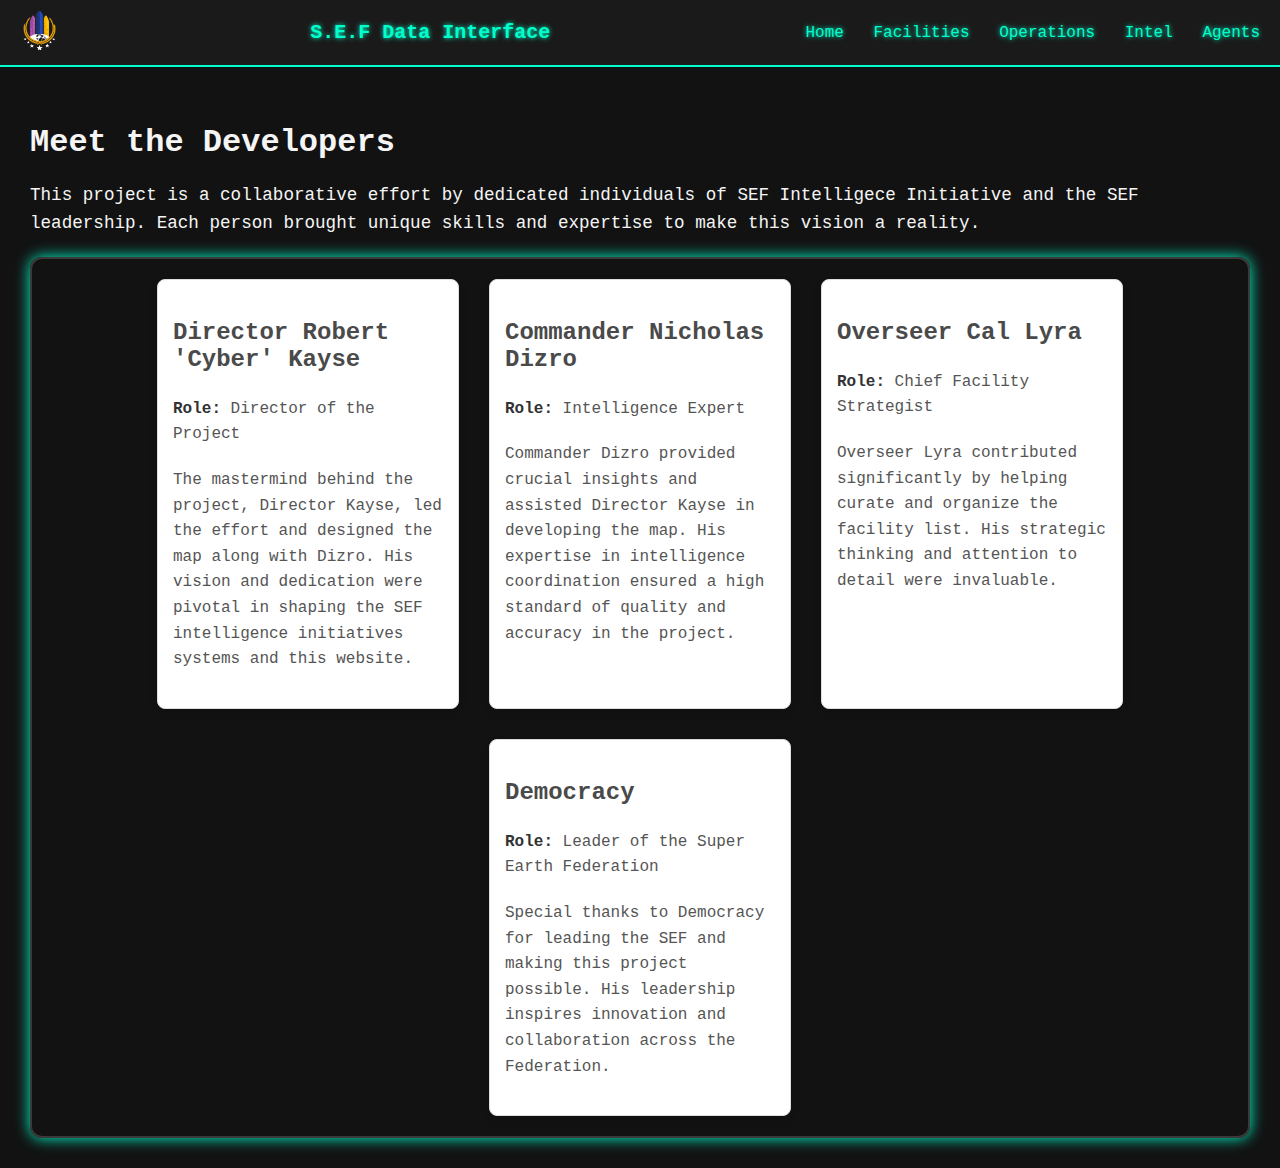
<file: devs.html>
<!DOCTYPE html>
<html lang="en">
<head>
    <meta charset="UTF-8">
    <meta name="viewport" content="width=device-width, initial-scale=1.0">
    <title>S.E.F Data Interface | Agents</title>
    <link rel="stylesheet" href="style2.css">
    <link rel="icon" type="image/png" href="logo.png">
</head>
<body>
    <div class="taskbar">
        <a href="index.html"><img src="logo.png" alt="Federation Logo" class="logo"></a>
        <h1>S.E.F Data Interface</h1>
        <nav>
            <a href="index.html">Home</a>
            <a href="#">Facilities</a>
            <a href="#">Operations</a>
            <a href="#">Intel</a>
			<a href="devs.html">Agents</a>
        </nav>
    </div>

    <div class="content">
        <h2>Meet the Developers</h2>
        <p>This project is a collaborative effort by dedicated individuals of SEF Intelligece Initiative and the SEF leadership. Each person brought unique skills and expertise to make this vision a reality.</p>

        <div class="facilities-container">
            <div class="facility">
                <div class="facility-info">
                    <h3>Director Robert 'Cyber' Kayse</h3>
                    <p><strong>Role:</strong> Director of the Project</p>
                    <p>The mastermind behind the project, Director Kayse, led the effort and designed the map along with Dizro. His vision and dedication were pivotal in shaping the SEF intelligence initiatives systems and this website.</p>
                </div>
            </div>

            <div class="facility">
                <div class="facility-info">
                    <h3>Commander Nicholas Dizro</h3>
                    <p><strong>Role:</strong> Intelligence Expert</p>
                    <p>Commander Dizro provided crucial insights and assisted Director Kayse in developing the map. His expertise in intelligence coordination ensured a high standard of quality and accuracy in the project.</p>
                </div>
            </div>

            <div class="facility">
                <div class="facility-info">
                    <h3>Overseer Cal Lyra</h3>
                    <p><strong>Role:</strong> Chief Facility Strategist</p>
                    <p>Overseer Lyra contributed significantly by helping curate and organize the facility list. His strategic thinking and attention to detail were invaluable.</p>
                </div>
            </div>

            <div class="facility">
                <div class="facility-info">
                    <h3>Democracy</h3>
                    <p><strong>Role:</strong> Leader of the Super Earth Federation</p>
                    <p>Special thanks to Democracy for leading the SEF and making this project possible. His leadership inspires innovation and collaboration across the Federation.</p>
                </div>
            </div>
        </div>
    </div>
</body>
</html>
</file>
<file: style2.css>
/* General Styling for Facilities Page */
body {
    background-color: #121212; /* Dark background for the entire page */
    color: #f5f5f5; /* Light text color for contrast */
    font-family: 'Courier New', Courier, monospace;
    margin: 0;
    padding: 0;
}

.content {
    padding: 30px;
    background-color: #121212; /* Dark background around the content */
    color: #f5f5f5;
}

h2 {
    font-size: 2em;
    margin-bottom: 20px;
}

p {
    font-size: 1.1em;
    line-height: 1.6;
    margin-bottom: 20px;
}

/* Facilities Container */
.facilities-container {
    display: flex;
    flex-wrap: wrap;
    gap: 30px;
    justify-content: center;
}

/* Facility Card Styling */
.facility {
    width: 300px;
    background-color: #fff; /* Keep the cards white */
    border: 1px solid #ddd;
    border-radius: 8px;
    overflow: hidden;
    box-shadow: 0 4px 8px rgba(0, 0, 0, 0.1);
    transition: transform 0.3s ease, box-shadow 0.3s ease;
}

.facility:hover {
    transform: translateY(-5px);
    box-shadow: 0 8px 16px rgba(0, 0, 0, 0.15);
}

.facility-image img {
    width: 100%;
    height: 180px;
    object-fit: cover;
}

.facility-info {
    padding: 15px;
}

.facility-info h3 {
    font-size: 1.5em;
    color: #4a4a4a;
}

.facility-info p {
    font-size: 1em;
    color: #555;
}

.facility-info strong {
    color: #333;
}

/* Taskbar Styling (same as in index.html) */
.taskbar {
    background-color: #1a1a1a;
    color: #00ffcc;
    padding: 10px 20px;
    display: flex;
    justify-content: space-between;
    align-items: center;
    border-bottom: 2px solid #00ffcc;
   box-shadow: 0 0 5px #00ffcc;

}
.taskbar h1 {
    margin: 0;
    font-size: 20px;
    text-shadow: 0 0 5px #00ffcc;
}
.taskbar nav a {
    color: #00ffcc;
    text-decoration: none;
    margin-left: 20px;
    font-size: 16px;
    text-shadow: 0 0 5px #00ffcc;
}
.taskbar nav a:hover {
    text-decoration: underline;
}
.taskbar .logo {
    width: 40px;
    height: auto;
    margin-right: 15px;
}


/* Facilities Box Border Styling */
.facilities-container {
    border: 2px solid #3a3a3a; /* Subtle dark border */
    padding: 20px;
    border-radius: 12px;
    box-shadow: 0 0 15px #00ffcc; /* Blue glowing effect for the facilities container */
}

/* Add glow to borders */
.map-container, .key-container, .taskbar {
    box-shadow: 0 0 15px #00ffcc;
}
</file>
